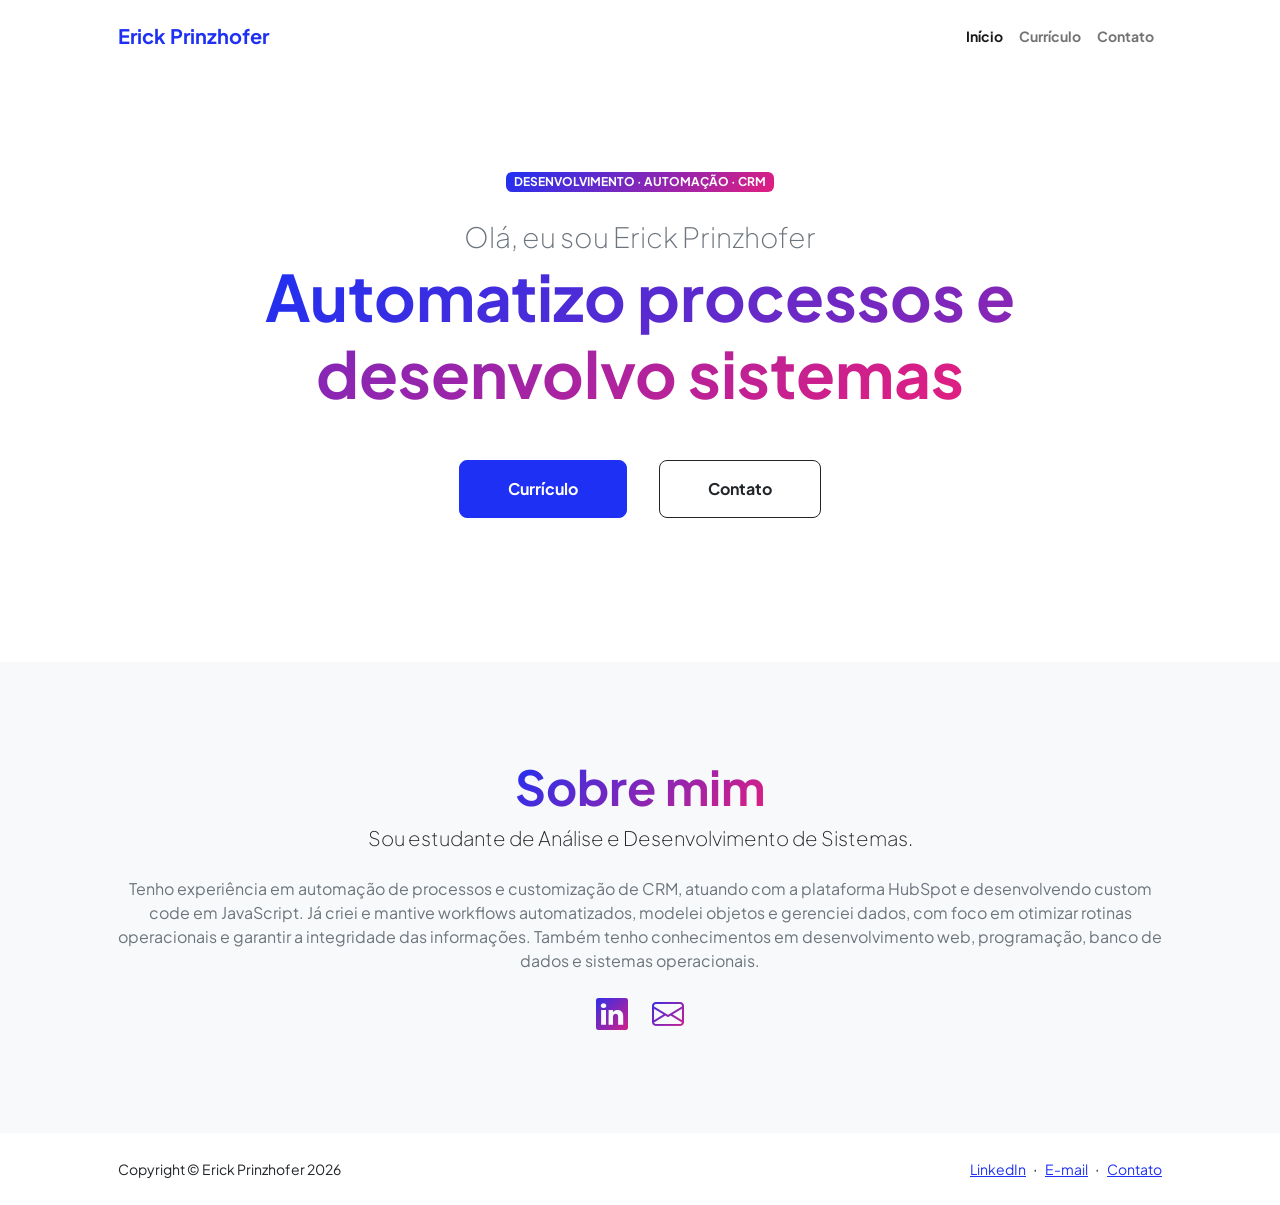
<file: index.html>
<!DOCTYPE html>
<html lang="pt-BR">
    <head>
        <meta charset="utf-8" />
        <meta name="viewport" content="width=device-width, initial-scale=1, shrink-to-fit=no" />
        <meta name="description" content="Estudante de Análise e Desenvolvimento de Sistemas com experiência em automação de processos e customização de CRM." />
        <meta name="author" content="Erick Prinzhofer" />
        <title>Erick Prinzhofer - Currículo e Portfólio</title>
        <link rel="icon" type="image/x-icon" href="assets/favicon.ico" />
        <link rel="preconnect" href="https://fonts.googleapis.com" />
        <link rel="preconnect" href="https://fonts.gstatic.com" crossorigin />
        <link href="https://fonts.googleapis.com/css2?family=Plus+Jakarta+Sans:wght@100;200;300;400;500;600;700;800;900&amp;display=swap" rel="stylesheet" />
        <link href="https://cdn.jsdelivr.net/npm/bootstrap-icons@1.8.1/font/bootstrap-icons.css" rel="stylesheet" />
        <link href="css/styles.css" rel="stylesheet" />
    </head>
    <body class="d-flex flex-column h-100">
        <main class="flex-shrink-0">
            <nav class="navbar navbar-expand-lg navbar-light bg-white py-3">
                <div class="container px-5">
                    <a class="navbar-brand" href="index.html"><span class="fw-bolder text-primary">Erick Prinzhofer</span></a>
                    <button class="navbar-toggler" type="button" data-bs-toggle="collapse" data-bs-target="#navbarSupportedContent" aria-controls="navbarSupportedContent" aria-expanded="false" aria-label="Alternar navegação"><span class="navbar-toggler-icon"></span></button>
                    <div class="collapse navbar-collapse" id="navbarSupportedContent">
                        <ul class="navbar-nav ms-auto mb-2 mb-lg-0 small fw-bolder">
                            <li class="nav-item"><a class="nav-link active" href="index.html" aria-current="page">Início</a></li>
                            <li class="nav-item"><a class="nav-link" href="resume.html">Currículo</a></li>
                            <li class="nav-item"><a class="nav-link" href="contact.html">Contato</a></li>
                        </ul>
                    </div>
                </div>
            </nav>
            <header class="py-5">
                <div class="container px-5 pb-5">
                    <div class="row gx-5 justify-content-center">
                        <div class="col-xxl-8">
                            <div class="text-center my-5">
                                <div class="badge bg-gradient-primary-to-secondary text-white mb-4"><div class="text-uppercase">Desenvolvimento &middot; Automação &middot; CRM</div></div>
                                <div class="fs-3 fw-light text-muted">Olá, eu sou Erick Prinzhofer</div>
                                <h1 class="display-3 fw-bolder mb-5"><span class="text-gradient d-inline">Automatizo processos e desenvolvo sistemas</span></h1>
                                <div class="d-grid gap-3 d-sm-flex justify-content-sm-center mb-3">
                                    <a class="btn btn-primary btn-lg px-5 py-3 me-sm-3 fs-6 fw-bolder" href="resume.html">Currículo</a>
                                    <a class="btn btn-outline-dark btn-lg px-5 py-3 fs-6 fw-bolder" href="contact.html">Contato</a>
                                </div>
                            </div>
                        </div>
                    </div>
                </div>
            </header>
            <section class="bg-light py-5">
                <div class="container px-5">
                    <div class="row gx-5 justify-content-center">
                        <div class="col-xxl-8">
                            <div class="text-center my-5">
                                <h2 class="display-5 fw-bolder"><span class="text-gradient d-inline">Sobre mim</span></h2>
                                <p class="lead fw-light mb-4">Sou estudante de Análise e Desenvolvimento de Sistemas.</p>
                                <p class="text-muted">Tenho experiência em automação de processos e customização de CRM, atuando com a plataforma HubSpot e desenvolvendo custom code em JavaScript. Já criei e mantive workflows automatizados, modelei objetos e gerenciei dados, com foco em otimizar rotinas operacionais e garantir a integridade das informações. Também tenho conhecimentos em desenvolvimento web, programação, banco de dados e sistemas operacionais.</p>
                                <div class="d-flex justify-content-center fs-2 gap-4">
                                    <a class="text-gradient" href="https://www.linkedin.com/in/prinzhofer/" target="_blank" rel="noopener" aria-label="LinkedIn"><i class="bi bi-linkedin"></i></a>
                                    <a class="text-gradient" href="mailto:prinzhoferestudos@gmail.com" aria-label="E-mail"><i class="bi bi-envelope"></i></a>
                                </div>
                            </div>
                        </div>
                    </div>
                </div>
            </section>
        </main>
        <footer class="bg-white py-4 mt-auto">
            <div class="container px-5">
                <div class="row align-items-center justify-content-between flex-column flex-sm-row">
                    <div class="col-auto"><div class="small m-0">Copyright &copy; Erick Prinzhofer 2026</div></div>
                    <div class="col-auto">
                        <a class="small" href="https://www.linkedin.com/in/prinzhofer/" target="_blank" rel="noopener">LinkedIn</a>
                        <span class="mx-1">&middot;</span>
                        <a class="small" href="mailto:prinzhoferestudos@gmail.com">E-mail</a>
                        <span class="mx-1">&middot;</span>
                        <a class="small" href="contact.html">Contato</a>
                    </div>
                </div>
            </div>
        </footer>
        <script src="https://cdn.jsdelivr.net/npm/bootstrap@5.2.3/dist/js/bootstrap.bundle.min.js"></script>
        <script src="js/scripts.js"></script>
    </body>
</html>
</file>
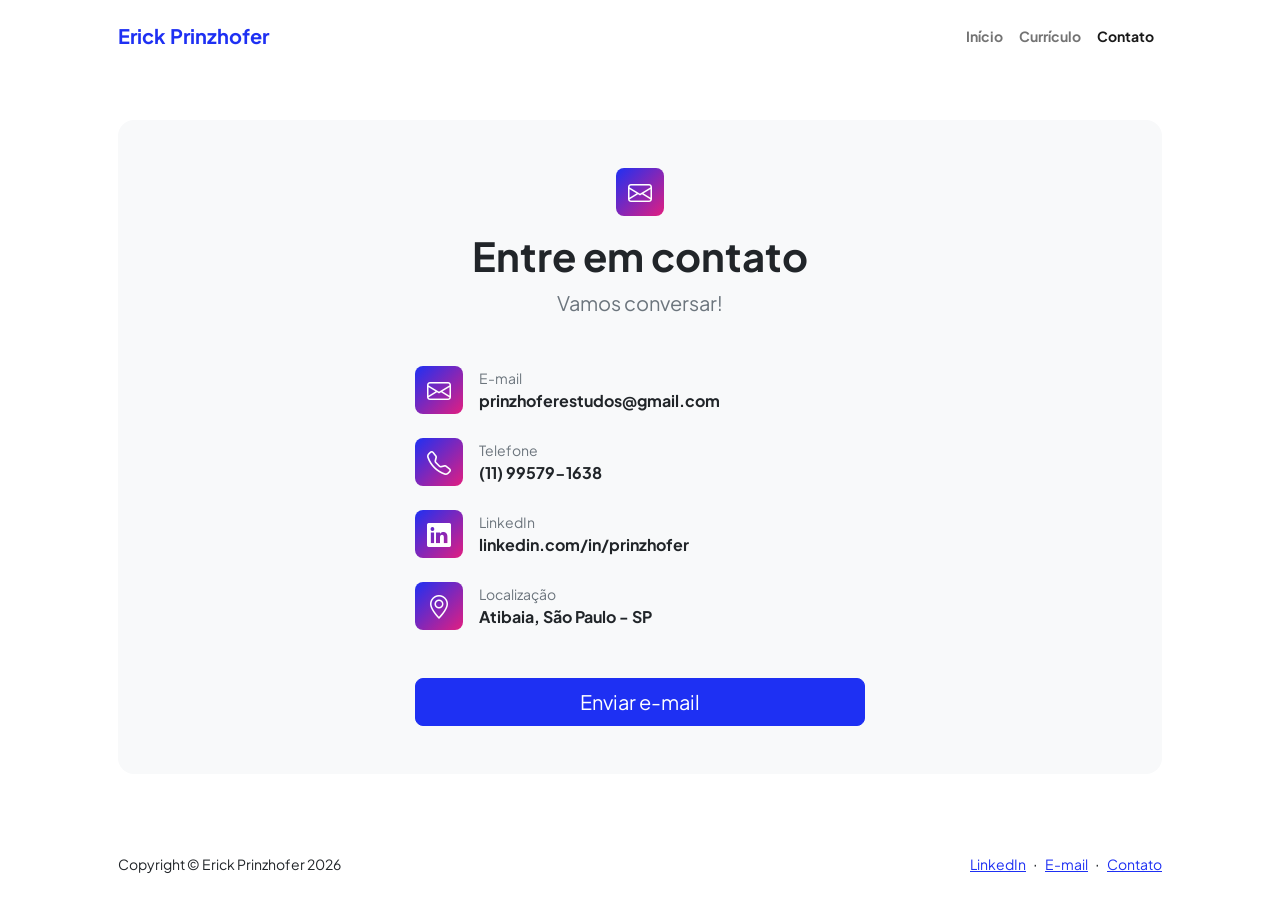
<file: contact.html>
<!DOCTYPE html>
<html lang="pt-BR">
    <head>
        <meta charset="utf-8" />
        <meta name="viewport" content="width=device-width, initial-scale=1, shrink-to-fit=no" />
        <meta name="description" content="Entre em contato com Erick Prinzhofer por e-mail, telefone ou LinkedIn." />
        <meta name="author" content="Erick Prinzhofer" />
        <title>Contato - Erick Prinzhofer</title>
        <link rel="icon" type="image/x-icon" href="assets/favicon.ico" />
        <link rel="preconnect" href="https://fonts.googleapis.com" />
        <link rel="preconnect" href="https://fonts.gstatic.com" crossorigin />
        <link href="https://fonts.googleapis.com/css2?family=Plus+Jakarta+Sans:wght@100;200;300;400;500;600;700;800;900&amp;display=swap" rel="stylesheet" />
        <link href="https://cdn.jsdelivr.net/npm/bootstrap-icons@1.8.1/font/bootstrap-icons.css" rel="stylesheet" />
        <link href="css/styles.css" rel="stylesheet" />
    </head>
    <body class="d-flex flex-column">
        <main class="flex-shrink-0">
            <nav class="navbar navbar-expand-lg navbar-light bg-white py-3">
                <div class="container px-5">
                    <a class="navbar-brand" href="index.html"><span class="fw-bolder text-primary">Erick Prinzhofer</span></a>
                    <button class="navbar-toggler" type="button" data-bs-toggle="collapse" data-bs-target="#navbarSupportedContent" aria-controls="navbarSupportedContent" aria-expanded="false" aria-label="Alternar navegação"><span class="navbar-toggler-icon"></span></button>
                    <div class="collapse navbar-collapse" id="navbarSupportedContent">
                        <ul class="navbar-nav ms-auto mb-2 mb-lg-0 small fw-bolder">
                            <li class="nav-item"><a class="nav-link" href="index.html">Início</a></li>
                            <li class="nav-item"><a class="nav-link" href="resume.html">Currículo</a></li>
                            <li class="nav-item"><a class="nav-link active" href="contact.html" aria-current="page">Contato</a></li>
                        </ul>
                    </div>
                </div>
            </nav>
            <section class="py-5">
                <div class="container px-5">
                    <div class="bg-light rounded-4 py-5 px-4 px-md-5">
                        <div class="text-center mb-5">
                            <div class="feature bg-primary bg-gradient-primary-to-secondary text-white rounded-3 mb-3"><i class="bi bi-envelope"></i></div>
                            <h1 class="fw-bolder">Entre em contato</h1>
                            <p class="lead fw-normal text-muted mb-0">Vamos conversar!</p>
                        </div>
                        <div class="row gx-5 justify-content-center">
                            <div class="col-lg-8 col-xl-6">
                                <div class="d-flex align-items-center mb-4">
                                    <div class="feature bg-primary bg-gradient-primary-to-secondary text-white rounded-3 me-3 flex-shrink-0"><i class="bi bi-envelope"></i></div>
                                    <div>
                                        <div class="small text-muted">E-mail</div>
                                        <div class="fw-bolder"><a href="mailto:prinzhoferestudos@gmail.com" class="link-dark text-decoration-none">prinzhoferestudos@gmail.com</a></div>
                                    </div>
                                </div>
                                <div class="d-flex align-items-center mb-4">
                                    <div class="feature bg-primary bg-gradient-primary-to-secondary text-white rounded-3 me-3 flex-shrink-0"><i class="bi bi-telephone"></i></div>
                                    <div>
                                        <div class="small text-muted">Telefone</div>
                                        <div class="fw-bolder"><a href="tel:+5511995791638" class="link-dark text-decoration-none">(11) 99579-1638</a></div>
                                    </div>
                                </div>
                                <div class="d-flex align-items-center mb-4">
                                    <div class="feature bg-primary bg-gradient-primary-to-secondary text-white rounded-3 me-3 flex-shrink-0"><i class="bi bi-linkedin"></i></div>
                                    <div>
                                        <div class="small text-muted">LinkedIn</div>
                                        <div class="fw-bolder"><a href="https://www.linkedin.com/in/prinzhofer/" target="_blank" rel="noopener" class="link-dark text-decoration-none">linkedin.com/in/prinzhofer</a></div>
                                    </div>
                                </div>
                                <div class="d-flex align-items-center mb-4">
                                    <div class="feature bg-primary bg-gradient-primary-to-secondary text-white rounded-3 me-3 flex-shrink-0"><i class="bi bi-geo-alt"></i></div>
                                    <div>
                                        <div class="small text-muted">Localização</div>
                                        <div class="fw-bolder">Atibaia, São Paulo - SP</div>
                                    </div>
                                </div>
                                <div class="d-grid mt-5"><a class="btn btn-primary btn-lg" href="mailto:prinzhoferestudos@gmail.com">Enviar e-mail</a></div>
                            </div>
                        </div>
                    </div>
                </div>
            </section>
        </main>
        <footer class="bg-white py-4 mt-auto">
            <div class="container px-5">
                <div class="row align-items-center justify-content-between flex-column flex-sm-row">
                    <div class="col-auto"><div class="small m-0">Copyright &copy; Erick Prinzhofer 2026</div></div>
                    <div class="col-auto">
                        <a class="small" href="https://www.linkedin.com/in/prinzhofer/" target="_blank" rel="noopener">LinkedIn</a>
                        <span class="mx-1">&middot;</span>
                        <a class="small" href="mailto:prinzhoferestudos@gmail.com">E-mail</a>
                        <span class="mx-1">&middot;</span>
                        <a class="small" href="contact.html">Contato</a>
                    </div>
                </div>
            </div>
        </footer>
        <script src="https://cdn.jsdelivr.net/npm/bootstrap@5.2.3/dist/js/bootstrap.bundle.min.js"></script>
        <script src="js/scripts.js"></script>
    </body>
</html>
</file>
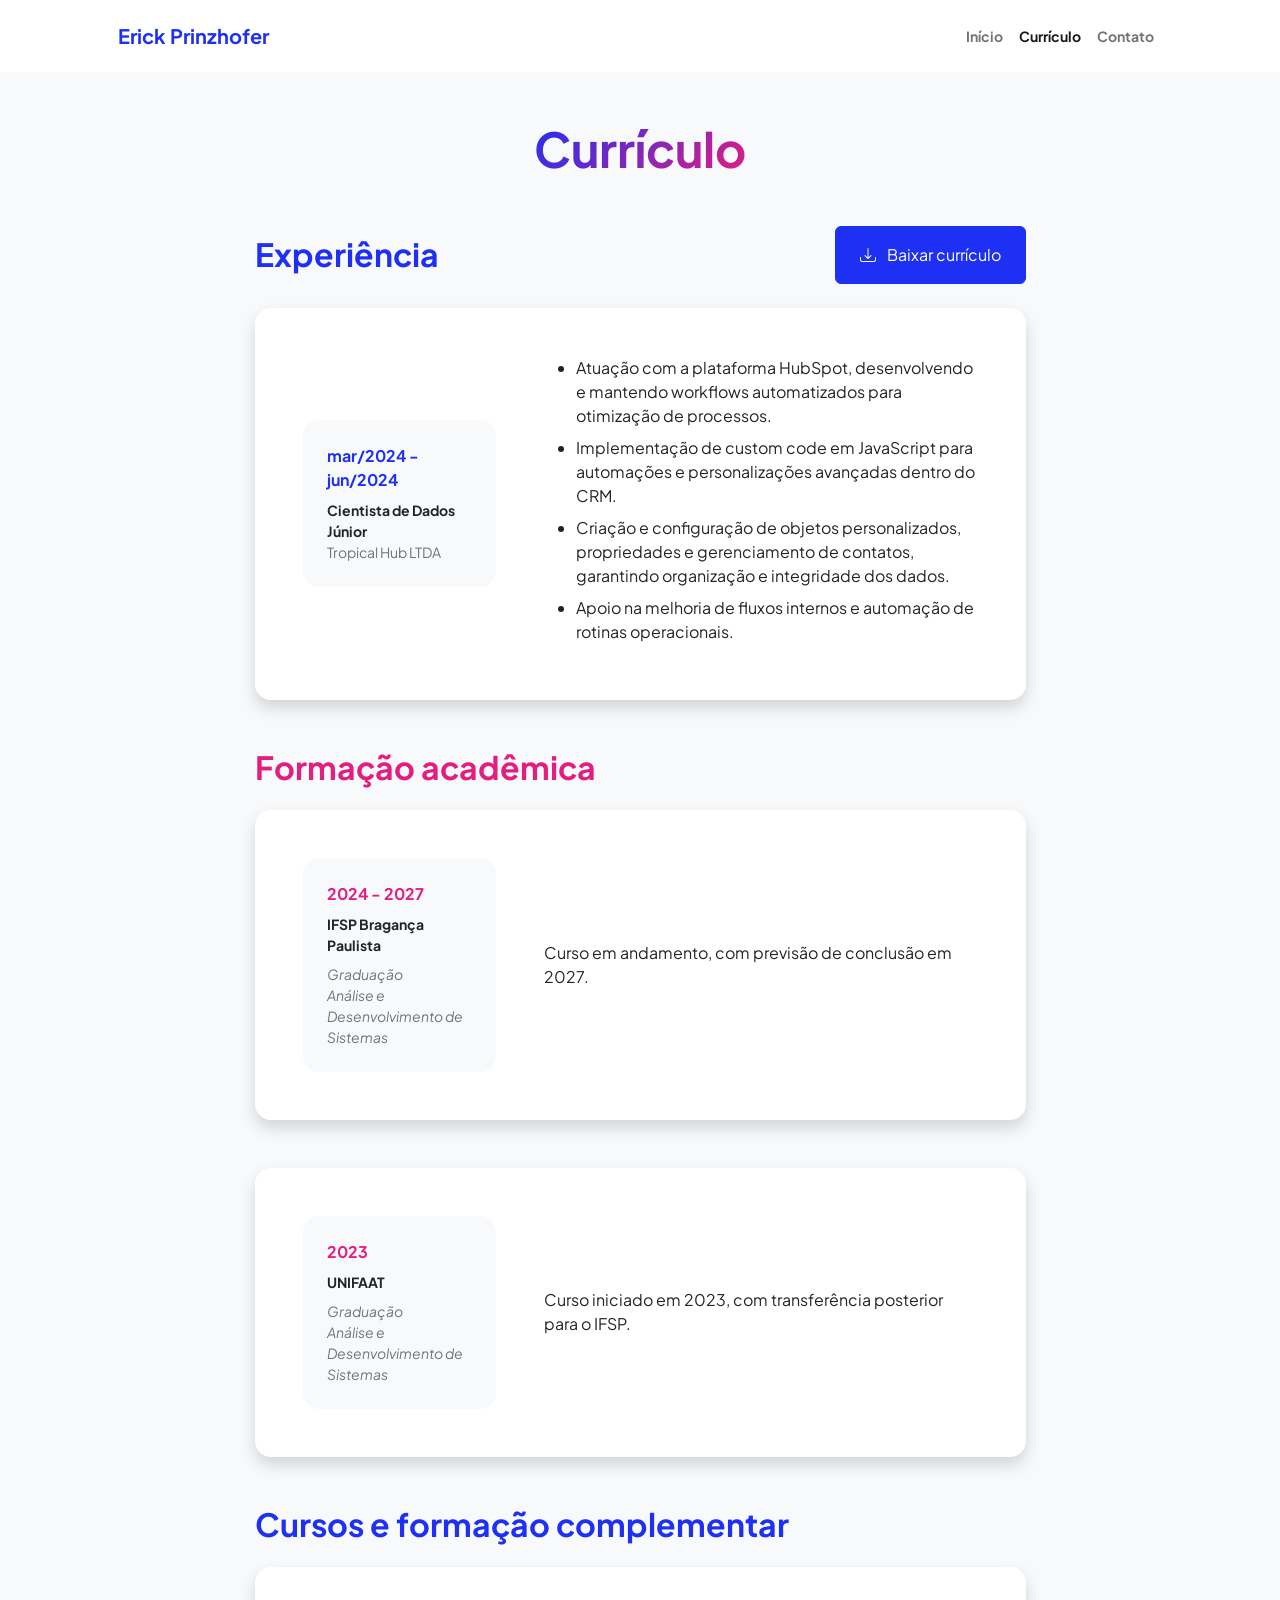
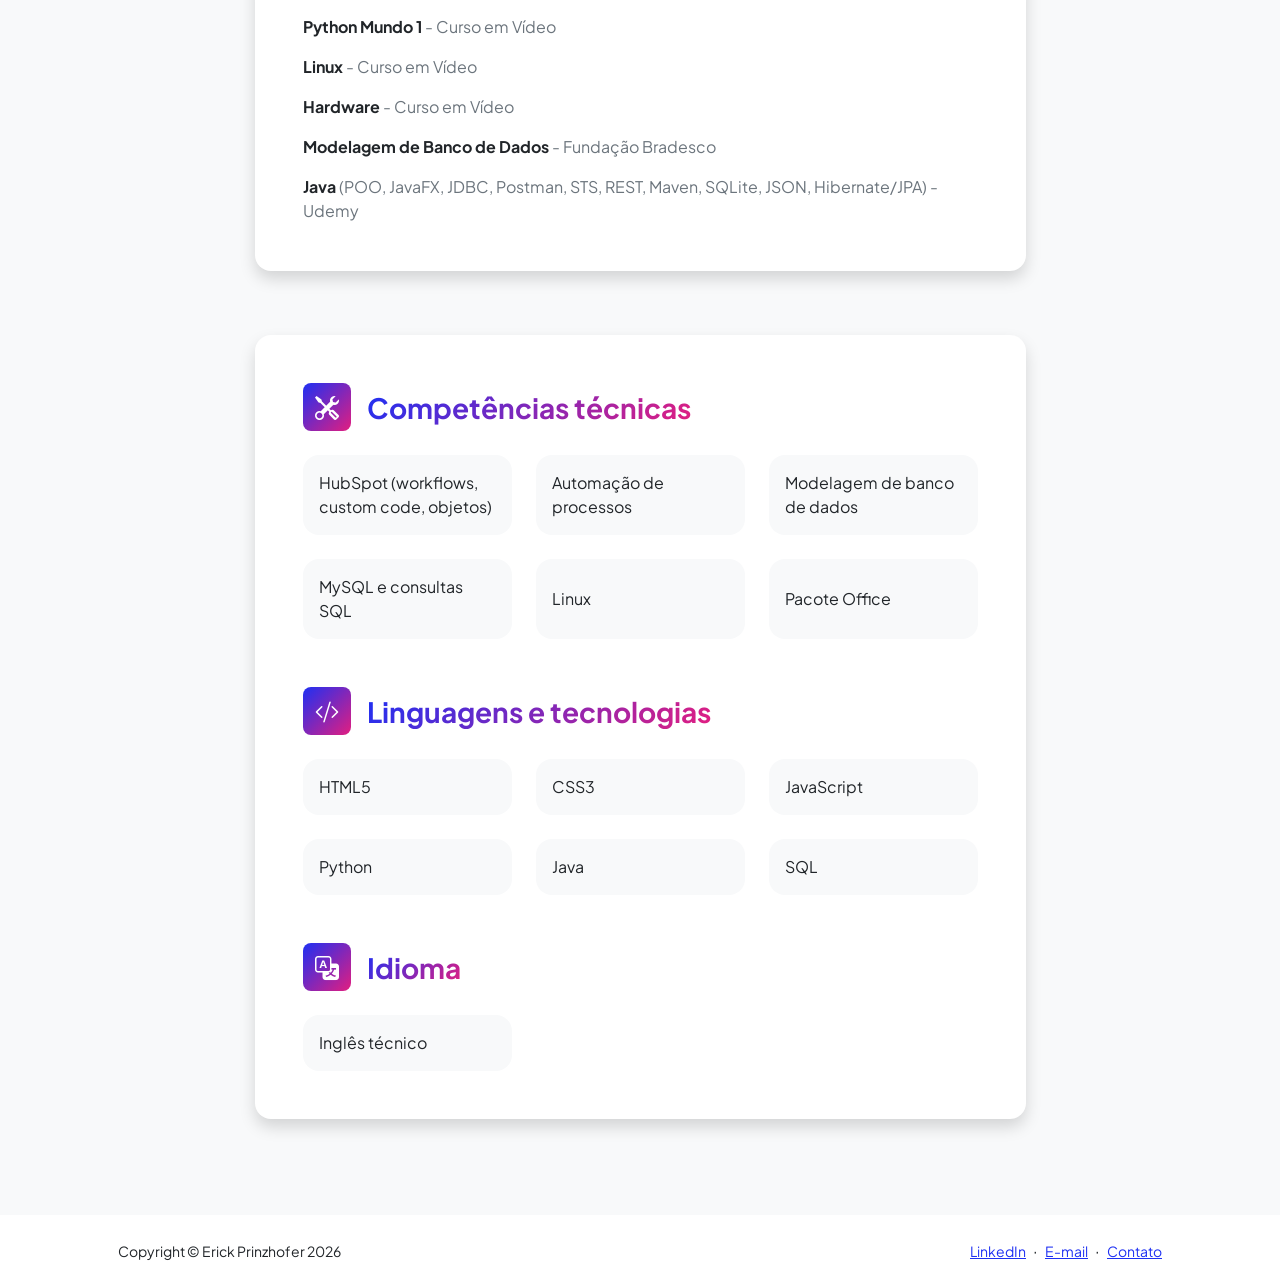
<file: resume.html>
<!DOCTYPE html>
<html lang="pt-BR">
    <head>
        <meta charset="utf-8" />
        <meta name="viewport" content="width=device-width, initial-scale=1, shrink-to-fit=no" />
        <meta name="description" content="Experiência, formação acadêmica e competências técnicas de Erick Prinzhofer." />
        <meta name="author" content="Erick Prinzhofer" />
        <title>Currículo - Erick Prinzhofer</title>
        <link rel="icon" type="image/x-icon" href="assets/favicon.ico" />
        <link rel="preconnect" href="https://fonts.googleapis.com" />
        <link rel="preconnect" href="https://fonts.gstatic.com" crossorigin />
        <link href="https://fonts.googleapis.com/css2?family=Plus+Jakarta+Sans:wght@100;200;300;400;500;600;700;800;900&amp;display=swap" rel="stylesheet" />
        <link href="https://cdn.jsdelivr.net/npm/bootstrap-icons@1.8.1/font/bootstrap-icons.css" rel="stylesheet" />
        <link href="css/styles.css" rel="stylesheet" />
    </head>
    <body class="d-flex flex-column h-100 bg-light">
        <main class="flex-shrink-0">
            <nav class="navbar navbar-expand-lg navbar-light bg-white py-3">
                <div class="container px-5">
                    <a class="navbar-brand" href="index.html"><span class="fw-bolder text-primary">Erick Prinzhofer</span></a>
                    <button class="navbar-toggler" type="button" data-bs-toggle="collapse" data-bs-target="#navbarSupportedContent" aria-controls="navbarSupportedContent" aria-expanded="false" aria-label="Alternar navegação"><span class="navbar-toggler-icon"></span></button>
                    <div class="collapse navbar-collapse" id="navbarSupportedContent">
                        <ul class="navbar-nav ms-auto mb-2 mb-lg-0 small fw-bolder">
                            <li class="nav-item"><a class="nav-link" href="index.html">Início</a></li>
                            <li class="nav-item"><a class="nav-link active" href="resume.html" aria-current="page">Currículo</a></li>
                            <li class="nav-item"><a class="nav-link" href="contact.html">Contato</a></li>
                        </ul>
                    </div>
                </div>
            </nav>
            <div class="container px-5 my-5">
                <div class="text-center mb-5">
                    <h1 class="display-5 fw-bolder mb-0"><span class="text-gradient d-inline">Currículo</span></h1>
                </div>
                <div class="row gx-5 justify-content-center">
                    <div class="col-lg-11 col-xl-9 col-xxl-8">
                        <section>
                            <div class="d-flex align-items-center justify-content-between mb-4">
                                <h2 class="text-primary fw-bolder mb-0">Experiência</h2>
                                <a class="btn btn-primary px-4 py-3" href="assets/Erick_Prinzhofer_CV.pdf" download>
                                    <div class="d-inline-block bi bi-download me-2"></div>
                                    Baixar currículo
                                </a>
                            </div>
                            <div class="card shadow border-0 rounded-4 mb-5">
                                <div class="card-body p-5">
                                    <div class="row align-items-center gx-5">
                                        <div class="col text-center text-lg-start mb-4 mb-lg-0">
                                            <div class="bg-light p-4 rounded-4">
                                                <div class="text-primary fw-bolder mb-2">mar/2024 - jun/2024</div>
                                                <div class="small fw-bolder">Cientista de Dados Júnior</div>
                                                <div class="small text-muted">Tropical Hub LTDA</div>
                                            </div>
                                        </div>
                                        <div class="col-lg-8">
                                            <ul class="mb-0">
                                                <li class="mb-2">Atuação com a plataforma HubSpot, desenvolvendo e mantendo workflows automatizados para otimização de processos.</li>
                                                <li class="mb-2">Implementação de custom code em JavaScript para automações e personalizações avançadas dentro do CRM.</li>
                                                <li class="mb-2">Criação e configuração de objetos personalizados, propriedades e gerenciamento de contatos, garantindo organização e integridade dos dados.</li>
                                                <li class="mb-2">Apoio na melhoria de fluxos internos e automação de rotinas operacionais.</li>
                                            </ul>
                                        </div>
                                    </div>
                                </div>
                            </div>
                        </section>
                        <section>
                            <h2 class="text-secondary fw-bolder mb-4">Formação acadêmica</h2>
                            <div class="card shadow border-0 rounded-4 mb-5">
                                <div class="card-body p-5">
                                    <div class="row align-items-center gx-5">
                                        <div class="col text-center text-lg-start mb-4 mb-lg-0">
                                            <div class="bg-light p-4 rounded-4">
                                                <div class="text-secondary fw-bolder mb-2">2024 - 2027</div>
                                                <div class="mb-2">
                                                    <div class="small fw-bolder">IFSP Bragança Paulista</div>
                                                </div>
                                                <div class="fst-italic">
                                                    <div class="small text-muted">Graduação</div>
                                                    <div class="small text-muted">Análise e Desenvolvimento de Sistemas</div>
                                                </div>
                                            </div>
                                        </div>
                                        <div class="col-lg-8"><div>Curso em andamento, com previsão de conclusão em 2027.</div></div>
                                    </div>
                                </div>
                            </div>
                            <div class="card shadow border-0 rounded-4 mb-5">
                                <div class="card-body p-5">
                                    <div class="row align-items-center gx-5">
                                        <div class="col text-center text-lg-start mb-4 mb-lg-0">
                                            <div class="bg-light p-4 rounded-4">
                                                <div class="text-secondary fw-bolder mb-2">2023</div>
                                                <div class="mb-2">
                                                    <div class="small fw-bolder">UNIFAAT</div>
                                                </div>
                                                <div class="fst-italic">
                                                    <div class="small text-muted">Graduação</div>
                                                    <div class="small text-muted">Análise e Desenvolvimento de Sistemas</div>
                                                </div>
                                            </div>
                                        </div>
                                        <div class="col-lg-8"><div>Curso iniciado em 2023, com transferência posterior para o IFSP.</div></div>
                                    </div>
                                </div>
                            </div>
                        </section>
                        <section>
                            <h2 class="text-primary fw-bolder mb-4">Cursos e formação complementar</h2>
                            <div class="card shadow border-0 rounded-4 mb-5">
                                <div class="card-body p-5">
                                    <ul class="list-unstyled mb-0">
                                        <li class="mb-3"><span class="fw-bolder">Python Mundo 1</span> <span class="text-muted">- Curso em Vídeo</span></li>
                                        <li class="mb-3"><span class="fw-bolder">Linux</span> <span class="text-muted">- Curso em Vídeo</span></li>
                                        <li class="mb-3"><span class="fw-bolder">Hardware</span> <span class="text-muted">- Curso em Vídeo</span></li>
                                        <li class="mb-3"><span class="fw-bolder">Modelagem de Banco de Dados</span> <span class="text-muted">- Fundação Bradesco</span></li>
                                        <li class="mb-0"><span class="fw-bolder">Java</span> <span class="text-muted">(POO, JavaFX, JDBC, Postman, STS, REST, Maven, SQLite, JSON, Hibernate/JPA) - Udemy</span></li>
                                    </ul>
                                </div>
                            </div>
                        </section>
                        <div class="pb-3"></div>
                        <section>
                            <div class="card shadow border-0 rounded-4 mb-5">
                                <div class="card-body p-5">
                                    <div class="mb-5">
                                        <div class="d-flex align-items-center mb-4">
                                            <div class="feature bg-primary bg-gradient-primary-to-secondary text-white rounded-3 me-3"><i class="bi bi-tools"></i></div>
                                            <h3 class="fw-bolder mb-0"><span class="text-gradient d-inline">Competências técnicas</span></h3>
                                        </div>
                                        <div class="row row-cols-1 row-cols-md-3 mb-4">
                                            <div class="col mb-4 mb-md-0"><div class="d-flex align-items-center bg-light rounded-4 p-3 h-100">HubSpot (workflows, custom code, objetos)</div></div>
                                            <div class="col mb-4 mb-md-0"><div class="d-flex align-items-center bg-light rounded-4 p-3 h-100">Automação de processos</div></div>
                                            <div class="col"><div class="d-flex align-items-center bg-light rounded-4 p-3 h-100">Modelagem de banco de dados</div></div>
                                        </div>
                                        <div class="row row-cols-1 row-cols-md-3">
                                            <div class="col mb-4 mb-md-0"><div class="d-flex align-items-center bg-light rounded-4 p-3 h-100">MySQL e consultas SQL</div></div>
                                            <div class="col mb-4 mb-md-0"><div class="d-flex align-items-center bg-light rounded-4 p-3 h-100">Linux</div></div>
                                            <div class="col"><div class="d-flex align-items-center bg-light rounded-4 p-3 h-100">Pacote Office</div></div>
                                        </div>
                                    </div>
                                    <div class="mb-5">
                                        <div class="d-flex align-items-center mb-4">
                                            <div class="feature bg-primary bg-gradient-primary-to-secondary text-white rounded-3 me-3"><i class="bi bi-code-slash"></i></div>
                                            <h3 class="fw-bolder mb-0"><span class="text-gradient d-inline">Linguagens e tecnologias</span></h3>
                                        </div>
                                        <div class="row row-cols-1 row-cols-md-3 mb-4">
                                            <div class="col mb-4 mb-md-0"><div class="d-flex align-items-center bg-light rounded-4 p-3 h-100">HTML5</div></div>
                                            <div class="col mb-4 mb-md-0"><div class="d-flex align-items-center bg-light rounded-4 p-3 h-100">CSS3</div></div>
                                            <div class="col"><div class="d-flex align-items-center bg-light rounded-4 p-3 h-100">JavaScript</div></div>
                                        </div>
                                        <div class="row row-cols-1 row-cols-md-3">
                                            <div class="col mb-4 mb-md-0"><div class="d-flex align-items-center bg-light rounded-4 p-3 h-100">Python</div></div>
                                            <div class="col mb-4 mb-md-0"><div class="d-flex align-items-center bg-light rounded-4 p-3 h-100">Java</div></div>
                                            <div class="col"><div class="d-flex align-items-center bg-light rounded-4 p-3 h-100">SQL</div></div>
                                        </div>
                                    </div>
                                    <div class="mb-0">
                                        <div class="d-flex align-items-center mb-4">
                                            <div class="feature bg-primary bg-gradient-primary-to-secondary text-white rounded-3 me-3"><i class="bi bi-translate"></i></div>
                                            <h3 class="fw-bolder mb-0"><span class="text-gradient d-inline">Idioma</span></h3>
                                        </div>
                                        <div class="row row-cols-1 row-cols-md-3">
                                            <div class="col mb-4 mb-md-0"><div class="d-flex align-items-center bg-light rounded-4 p-3 h-100">Inglês técnico</div></div>
                                        </div>
                                    </div>
                                </div>
                            </div>
                        </section>
                    </div>
                </div>
            </div>
        </main>
        <footer class="bg-white py-4 mt-auto">
            <div class="container px-5">
                <div class="row align-items-center justify-content-between flex-column flex-sm-row">
                    <div class="col-auto"><div class="small m-0">Copyright &copy; Erick Prinzhofer 2026</div></div>
                    <div class="col-auto">
                        <a class="small" href="https://www.linkedin.com/in/prinzhofer/" target="_blank" rel="noopener">LinkedIn</a>
                        <span class="mx-1">&middot;</span>
                        <a class="small" href="mailto:prinzhoferestudos@gmail.com">E-mail</a>
                        <span class="mx-1">&middot;</span>
                        <a class="small" href="contact.html">Contato</a>
                    </div>
                </div>
            </div>
        </footer>
        <script src="https://cdn.jsdelivr.net/npm/bootstrap@5.2.3/dist/js/bootstrap.bundle.min.js"></script>
        <script src="js/scripts.js"></script>
    </body>
</html>
</file>
